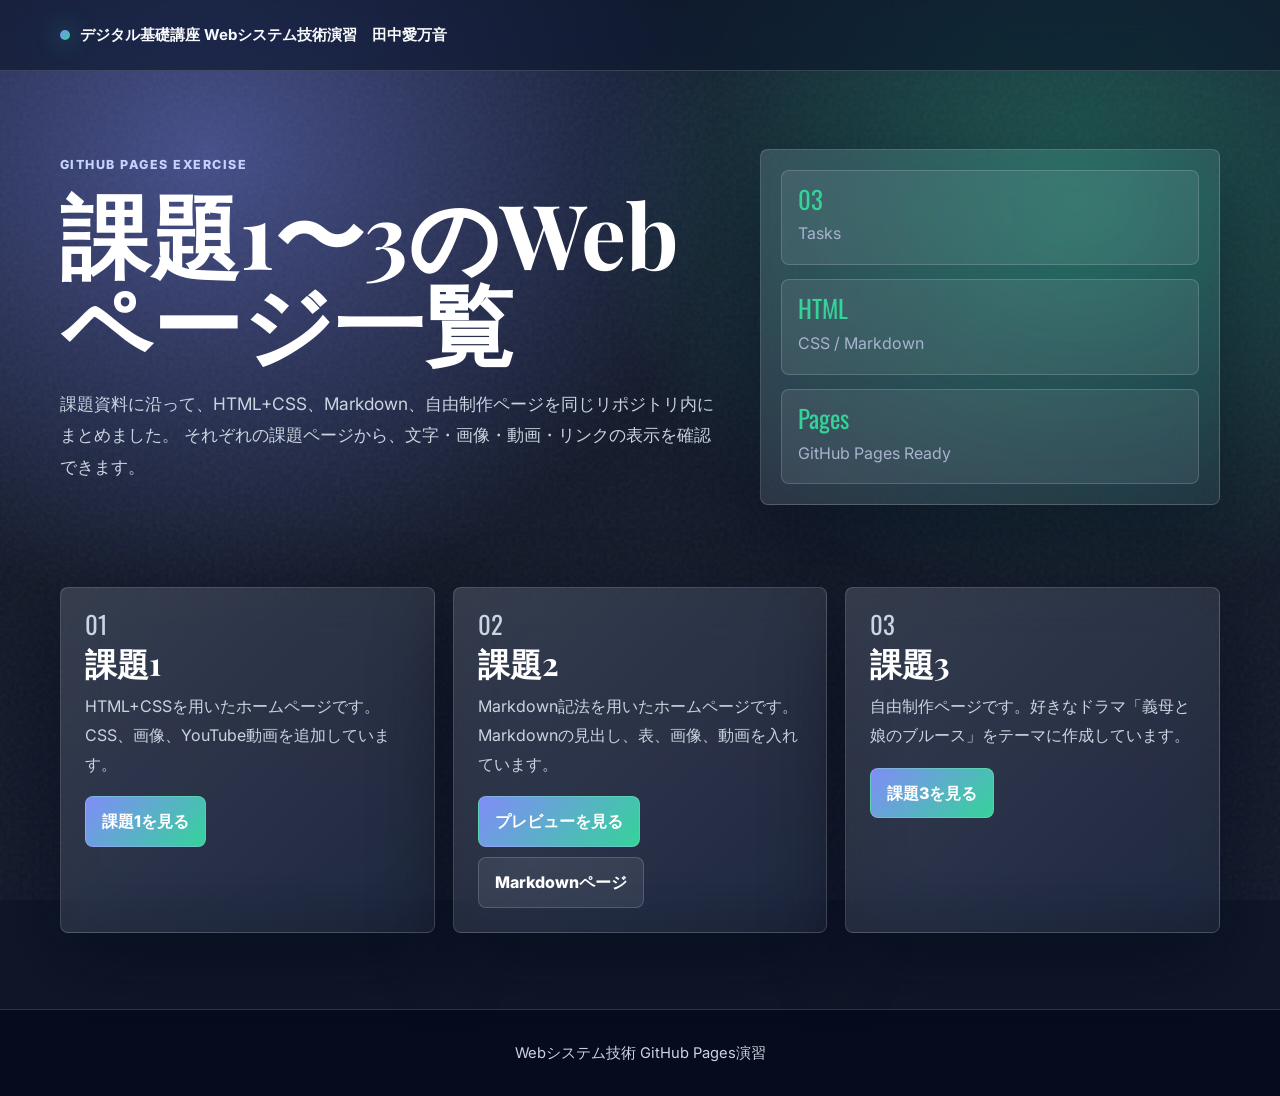
<file: index.html>
<!DOCTYPE html>
<html lang="ja">
<head>
  <meta charset="UTF-8">
  <meta name="viewport" content="width=device-width, initial-scale=1.0">
  <title>Webシステム技術演習 課題一覧</title>
  <link rel="preconnect" href="https://fonts.googleapis.com">
  <link rel="preconnect" href="https://fonts.gstatic.com" crossorigin>
  <link href="https://fonts.googleapis.com/css2?family=Inter:wght@400;500;600;700;800&family=Oswald:wght@500;600&family=Playfair+Display:wght@700;800&display=swap" rel="stylesheet">
  <link rel="stylesheet" href="style.css">
</head>
<body>
  <header class="site-header">
    <nav class="nav" aria-label="サイト情報">
      <a class="brand" href="index.html">デジタル基礎講座 Webシステム技術演習　田中愛万音</a>
    </nav>
  </header>

  <main>
    <section class="hero">
      <div class="hero-text">
        <p class="eyebrow">GitHub Pages Exercise</p>
        <h1>課題1〜3のWebページ一覧</h1>
        <p class="lead">
          課題資料に沿って、HTML+CSS、Markdown、自由制作ページを同じリポジトリ内にまとめました。
          それぞれの課題ページから、文字・画像・動画・リンクの表示を確認できます。
        </p>
      </div>
      <div class="overview-panel" aria-label="演習の概要">
        <div>
          <span class="metric-number">03</span>
          <span>Tasks</span>
        </div>
        <div>
          <span class="metric-number">HTML</span>
          <span>CSS / Markdown</span>
        </div>
        <div>
          <span class="metric-number">Pages</span>
          <span>GitHub Pages Ready</span>
        </div>
      </div>
    </section>

    <section class="task-grid" aria-label="課題ページへのリンク">
      <article class="task-card">
        <p class="card-index">01</p>
        <h2>課題1</h2>
        <p>HTML+CSSを用いたホームページです。CSS、画像、YouTube動画を追加しています。</p>
        <a class="button primary" href="task1/index.html">課題1を見る</a>
      </article>

      <article class="task-card">
        <p class="card-index">02</p>
        <h2>課題2</h2>
        <p>Markdown記法を用いたホームページです。Markdownの見出し、表、画像、動画を入れています。</p>
        <div class="button-row">
          <a class="button primary" href="task2/index.html">プレビューを見る</a>
          <a class="button secondary" href="docs/">Markdownページ</a>
        </div>
      </article>

      <article class="task-card">
        <p class="card-index">03</p>
        <h2>課題3</h2>
        <p>自由制作ページです。好きなドラマ「義母と娘のブルース」をテーマに作成しています。</p>
        <a class="button primary" href="task3/index.html">課題3を見る</a>
      </article>
    </section>
  </main>

  <footer class="footer">
    <p>Webシステム技術 GitHub Pages演習</p>
  </footer>
</body>
</html>
</file>
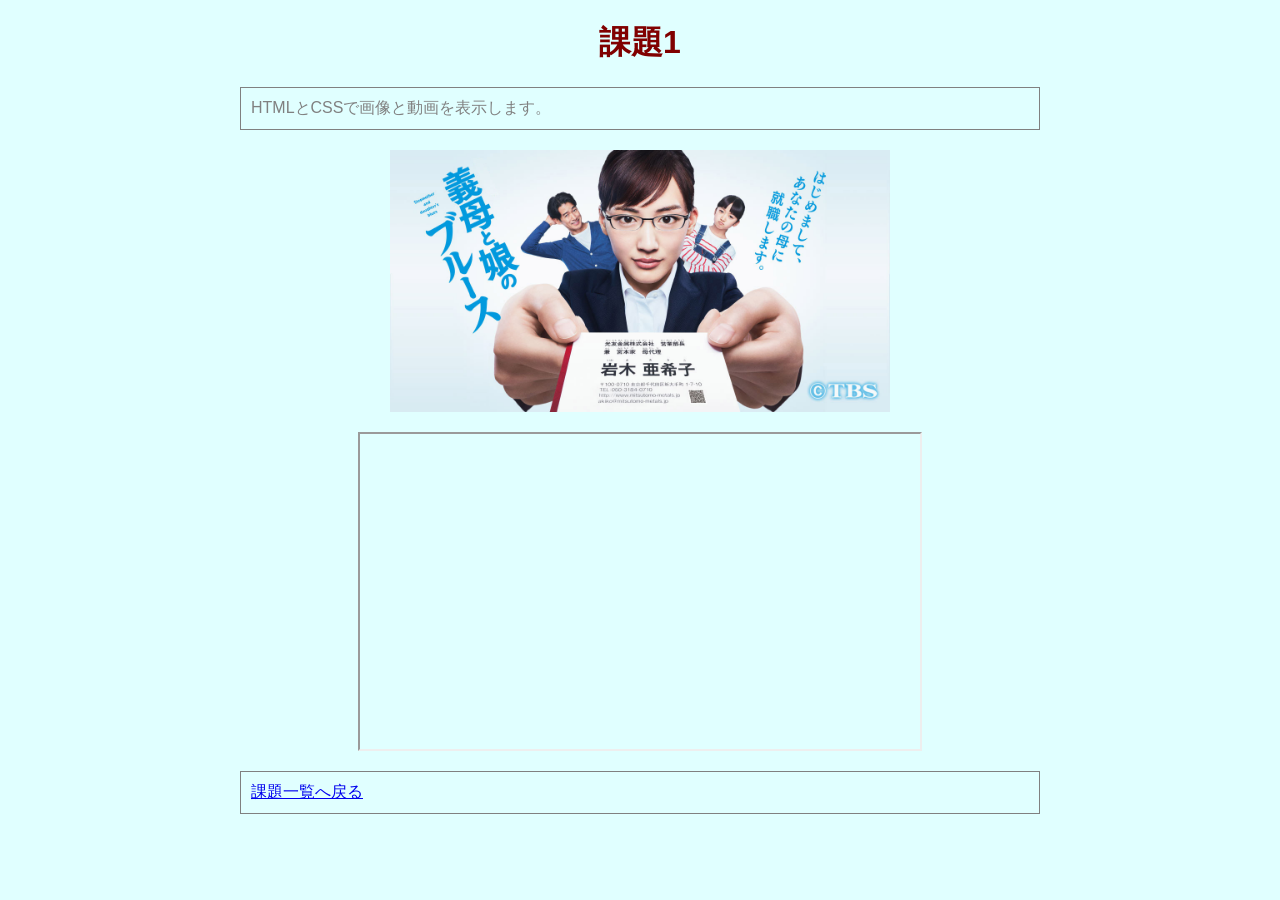
<file: task1/index.html>
<!DOCTYPE html>
<html lang="ja">
<head>
  <meta charset="UTF-8">
  <meta name="viewport" content="width=device-width, initial-scale=1.0">
  <title>課題1 HTML+CSS</title>
  <link href="style.css" rel="stylesheet" type="text/css">
</head>
<body>
  <h1>課題1</h1>
  <p>HTMLとCSSで画像と動画を表示します。</p>

  <img src="assets/gibomusu.jpg" alt="義母と娘のブルースの紹介画像">

  <iframe width="560" height="315" src="https://www.youtube.com/embed/a2WjeohYFS8" title="義母と娘のブルース PV" allowfullscreen></iframe>

  <p><a href="../index.html">課題一覧へ戻る</a></p>
</body>
</html>
</file>
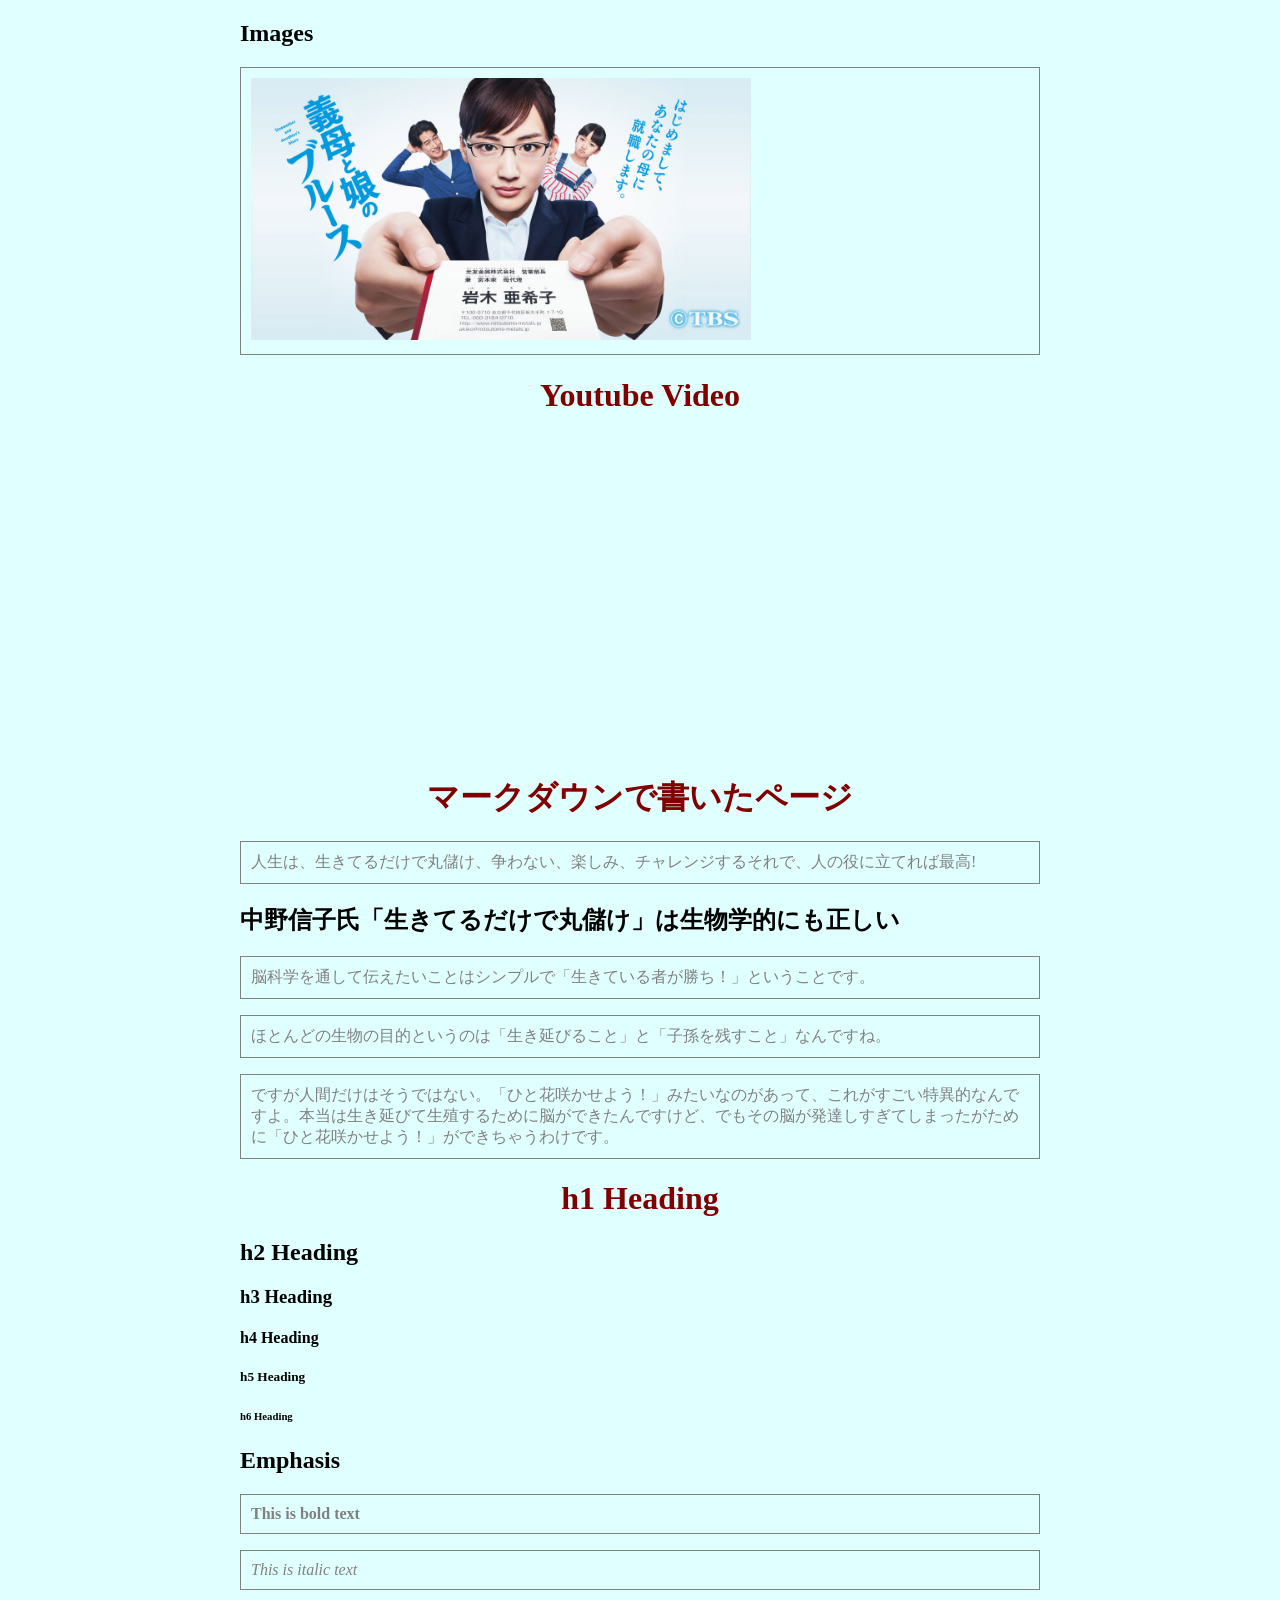
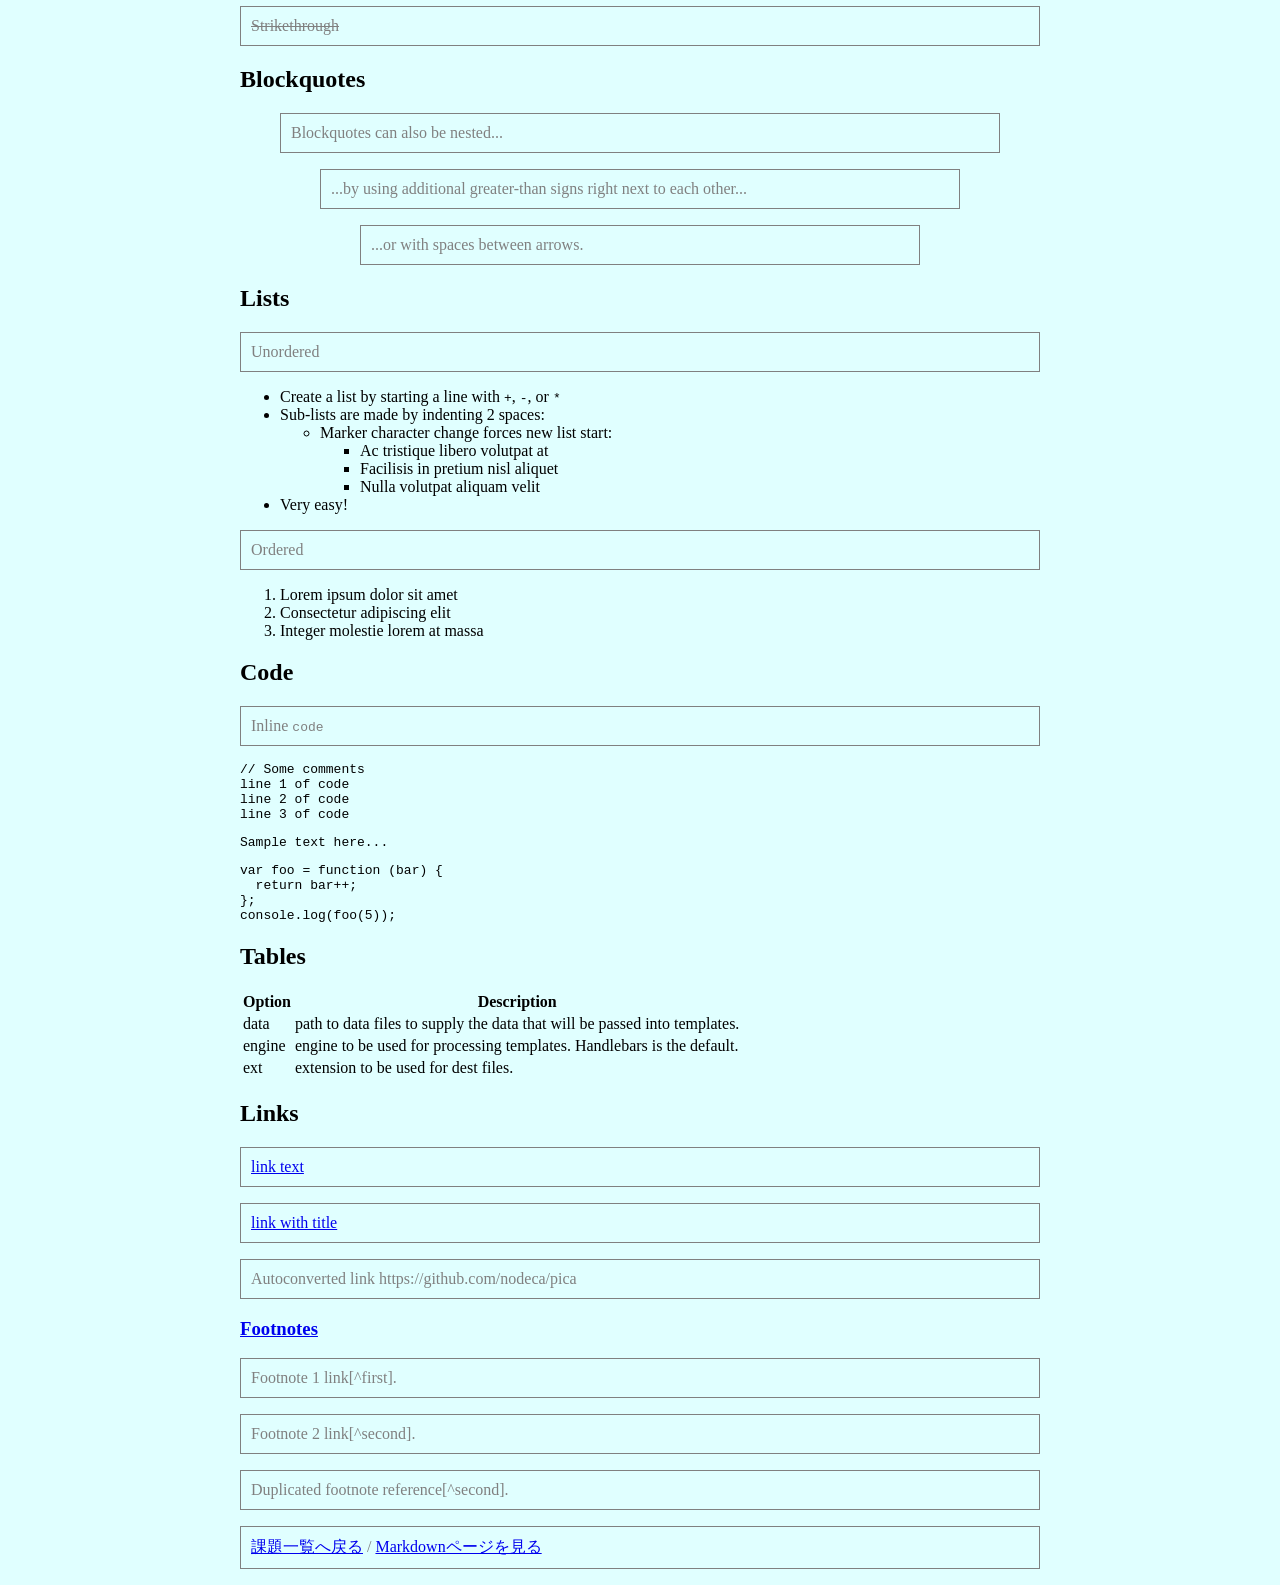
<file: task2/index.html>
<!DOCTYPE html>
<html lang="ja">
<head>
  <meta charset="UTF-8">
  <meta name="viewport" content="width=device-width, initial-scale=1.0">
  <title>課題2 Markdownプレビュー</title>
  <style>
    body {
      background: lightcyan;
      width: 800px;
      margin: auto;
    }

    h1 {
      color: maroon;
      text-align: center;
    }

    p {
      color: gray;
      border: 1px solid gray;
      padding: 10px;
    }
  </style>
</head>
<body>
  <h2>Images</h2>
  <p><img src="assets/gibomusu.jpg" alt="義母と娘のブルースの紹介画像" width="500"></p>

  <h1>Youtube Video</h1>
  <iframe width="560" height="315" src="https://www.youtube.com/embed/XzpKlwETET4" title="YouTube video player" frameborder="0" allow="accelerometer; autoplay; clipboard-write; encrypted-media; gyroscope; picture-in-picture" allowfullscreen></iframe>

  <h1>マークダウンで書いたページ</h1>
  <p>人生は、生きてるだけで丸儲け、争わない、楽しみ、チャレンジするそれで、人の役に立てれば最高!</p>

  <h2>中野信子氏「生きてるだけで丸儲け」は生物学的にも正しい</h2>
  <p>脳科学を通して伝えたいことはシンプルで「生きている者が勝ち！」ということです。</p>
  <p>ほとんどの生物の目的というのは「生き延びること」と「子孫を残すこと」なんですね。</p>
  <p>ですが人間だけはそうではない。「ひと花咲かせよう！」みたいなのがあって、これがすごい特異的なんですよ。本当は生き延びて生殖するために脳ができたんですけど、でもその脳が発達しすぎてしまったがために「ひと花咲かせよう！」ができちゃうわけです。</p>

  <h1>h1 Heading</h1>
  <h2>h2 Heading</h2>
  <h3>h3 Heading</h3>
  <h4>h4 Heading</h4>
  <h5>h5 Heading</h5>
  <h6>h6 Heading</h6>

  <h2>Emphasis</h2>
  <p><strong>This is bold text</strong></p>
  <p><em>This is italic text</em></p>
  <p><del>Strikethrough</del></p>

  <h2>Blockquotes</h2>
  <blockquote>
    <p>Blockquotes can also be nested...</p>
    <blockquote>
      <p>...by using additional greater-than signs right next to each other...</p>
      <blockquote>
        <p>...or with spaces between arrows.</p>
      </blockquote>
    </blockquote>
  </blockquote>

  <h2>Lists</h2>
  <p>Unordered</p>
  <ul>
    <li>Create a list by starting a line with <code>+</code>, <code>-</code>, or <code>*</code></li>
    <li>Sub-lists are made by indenting 2 spaces:
      <ul>
        <li>Marker character change forces new list start:
          <ul>
            <li>Ac tristique libero volutpat at</li>
            <li>Facilisis in pretium nisl aliquet</li>
            <li>Nulla volutpat aliquam velit</li>
          </ul>
        </li>
      </ul>
    </li>
    <li>Very easy!</li>
  </ul>

  <p>Ordered</p>
  <ol>
    <li>Lorem ipsum dolor sit amet</li>
    <li>Consectetur adipiscing elit</li>
    <li>Integer molestie lorem at massa</li>
  </ol>

  <h2>Code</h2>
  <p>Inline <code>code</code></p>
  <pre><code>// Some comments
line 1 of code
line 2 of code
line 3 of code</code></pre>

  <pre><code>Sample text here...</code></pre>

  <pre><code>var foo = function (bar) {
  return bar++;
};
console.log(foo(5));</code></pre>

  <h2>Tables</h2>
  <table>
    <thead>
      <tr><th>Option</th><th>Description</th></tr>
    </thead>
    <tbody>
      <tr><td>data</td><td>path to data files to supply the data that will be passed into templates.</td></tr>
      <tr><td>engine</td><td>engine to be used for processing templates. Handlebars is the default.</td></tr>
      <tr><td>ext</td><td>extension to be used for dest files.</td></tr>
    </tbody>
  </table>

  <h2>Links</h2>
  <p><a href="http://dev.nodeca.com">link text</a></p>
  <p><a href="http://nodeca.github.io/pica/demo/" title="title text!">link with title</a></p>
  <p>Autoconverted link https://github.com/nodeca/pica</p>

  <h3><a href="https://github.com/markdown-it/markdown-it-footnote">Footnotes</a></h3>
  <p>Footnote 1 link[^first].</p>
  <p>Footnote 2 link[^second].</p>
  <p>Duplicated footnote reference[^second].</p>

  <p><a href="../index.html">課題一覧へ戻る</a> / <a href="../docs/">Markdownページを見る</a></p>
</body>
</html>
</file>
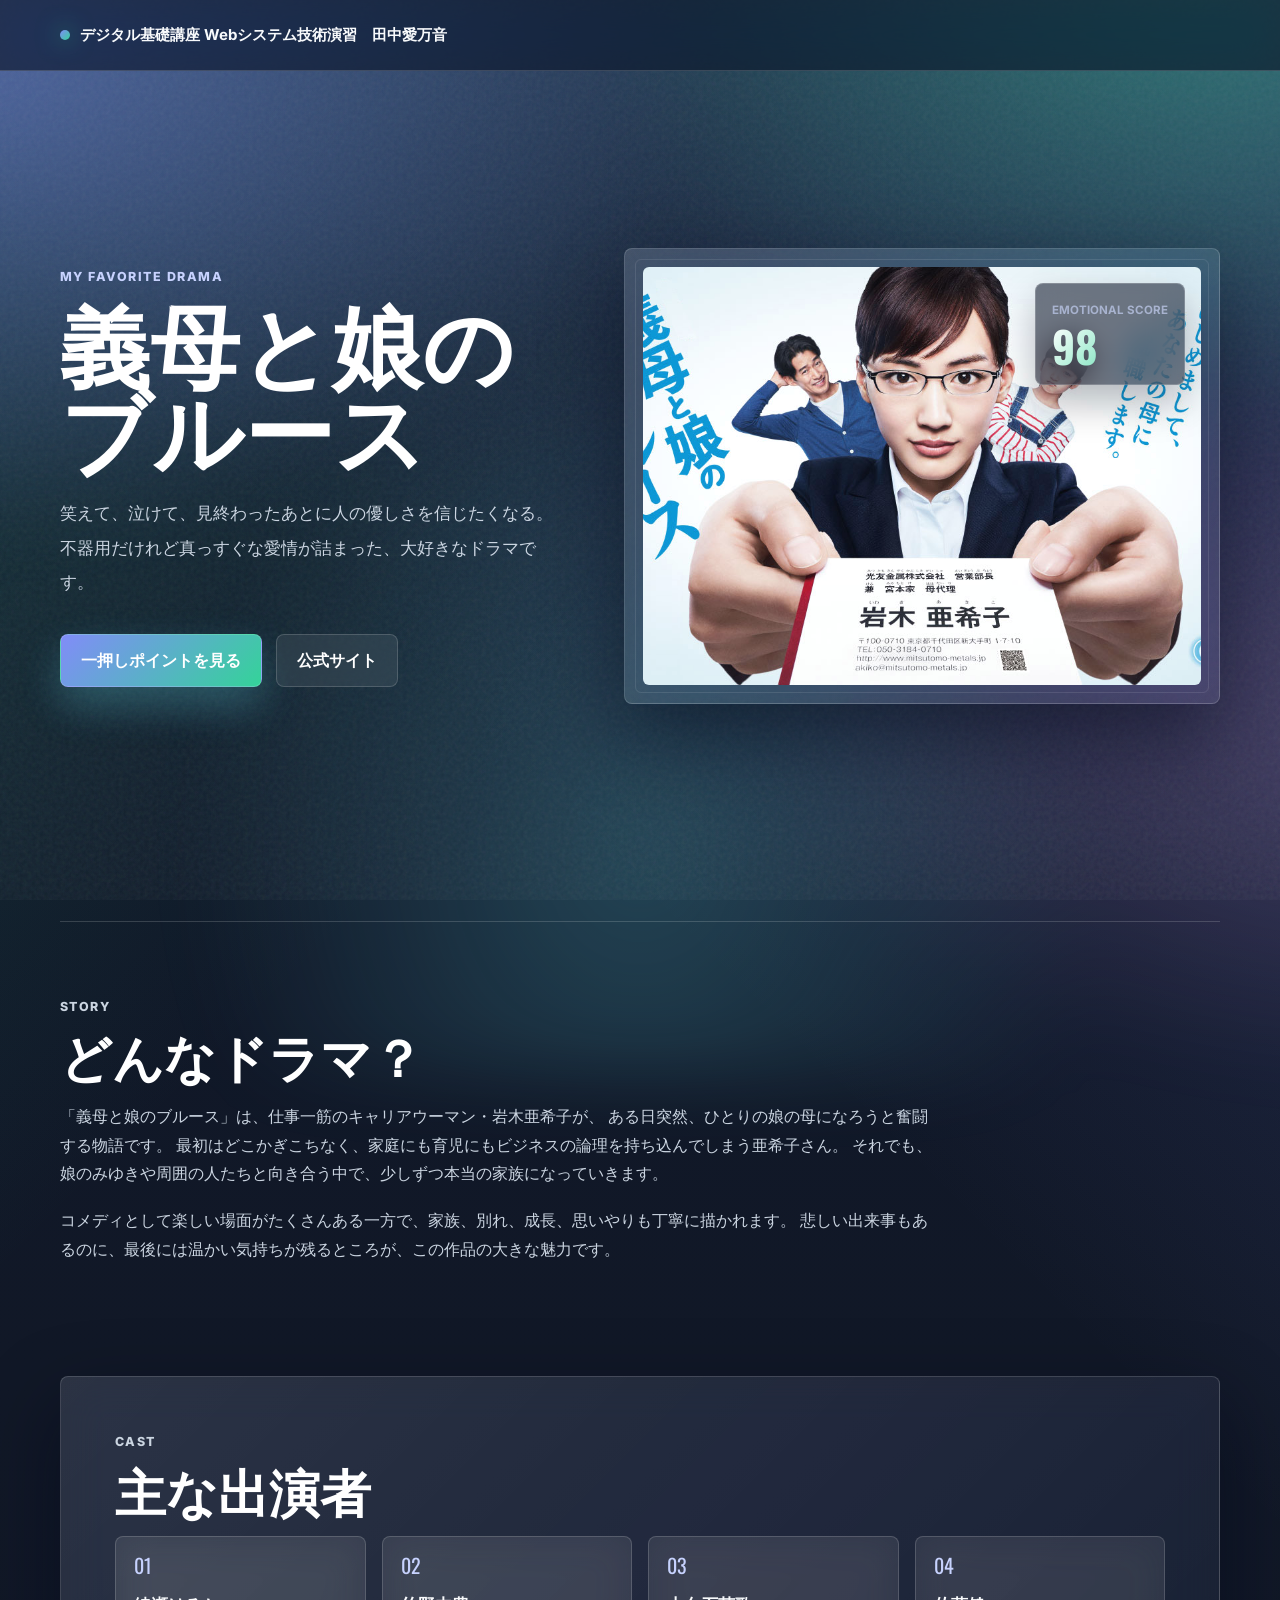
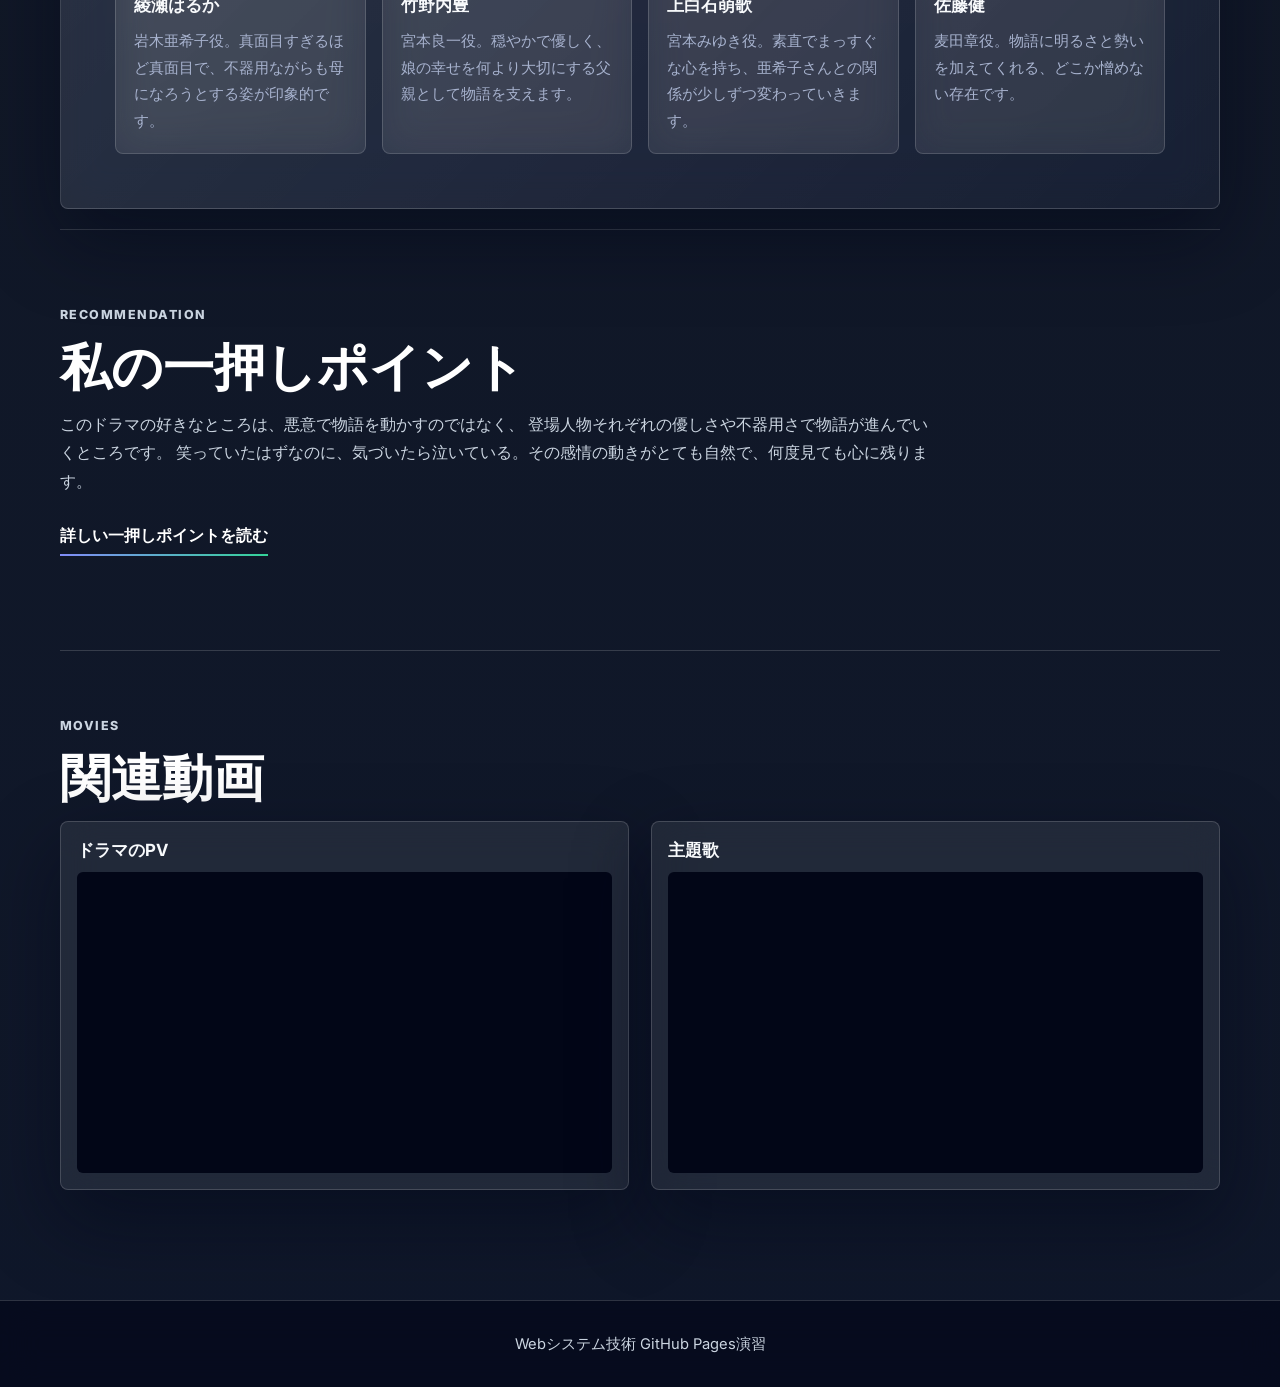
<file: task3/index.html>
<!DOCTYPE html>
<html lang="ja">
<head>
  <meta charset="UTF-8">
  <meta name="viewport" content="width=device-width, initial-scale=1.0">
  <title>好きなドラマ「義母と娘のブルース」</title>
  <link rel="preconnect" href="https://fonts.googleapis.com">
  <link rel="preconnect" href="https://fonts.gstatic.com" crossorigin>
  <link href="https://fonts.googleapis.com/css2?family=Inter:wght@400;500;600;700;800&family=Oswald:wght@500;600&family=Playfair+Display:wght@700;800&display=swap" rel="stylesheet">
  <link rel="stylesheet" href="style.css">
</head>
<body>
  <header class="site-header">
    <nav class="nav" aria-label="ページ内ナビゲーション">
      <a class="brand" href="index.html">デジタル基礎講座 Webシステム技術演習　田中愛万音</a>
    </nav>
  </header>

  <main>
    <section class="hero">
      <div class="hero-text">
        <p class="eyebrow">My Favorite Drama</p>
        <h1>義母と娘のブルース</h1>
        <p class="lead">
          笑えて、泣けて、見終わったあとに人の優しさを信じたくなる。
          不器用だけれど真っすぐな愛情が詰まった、大好きなドラマです。
        </p>
        <div class="hero-actions">
          <a class="button primary" href="detail.html">一押しポイントを見る</a>
          <a class="button secondary" href="https://www.tbs.co.jp/gibomusu_blues/" target="_blank" rel="noopener noreferrer">公式サイト</a>
        </div>
      </div>
      <figure class="hero-image hero-dashboard">
        <img src="assets/gibomusu.jpg" alt="義母と娘のブルースの紹介画像">
        <figcaption class="dashboard-caption">
          <span>Emotional Score</span>
          <strong>98</strong>
        </figcaption>
      </figure>
    </section>

    <section id="story" class="section">
      <p class="section-kicker">Story</p>
      <h2>どんなドラマ？</h2>
      <p>
        「義母と娘のブルース」は、仕事一筋のキャリアウーマン・岩木亜希子が、
        ある日突然、ひとりの娘の母になろうと奮闘する物語です。
        最初はどこかぎこちなく、家庭にも育児にもビジネスの論理を持ち込んでしまう亜希子さん。
        それでも、娘のみゆきや周囲の人たちと向き合う中で、少しずつ本当の家族になっていきます。
      </p>
      <p>
        コメディとして楽しい場面がたくさんある一方で、家族、別れ、成長、思いやりも丁寧に描かれます。
        悲しい出来事もあるのに、最後には温かい気持ちが残るところが、この作品の大きな魅力です。
      </p>
    </section>

    <section id="cast" class="section accent">
      <p class="section-kicker">Cast</p>
      <h2>主な出演者</h2>
      <div class="cast-grid">
        <article>
          <span class="card-index">01</span>
          <h3>綾瀬はるか</h3>
          <p>岩木亜希子役。真面目すぎるほど真面目で、不器用ながらも母になろうとする姿が印象的です。</p>
        </article>
        <article>
          <span class="card-index">02</span>
          <h3>竹野内豊</h3>
          <p>宮本良一役。穏やかで優しく、娘の幸せを何より大切にする父親として物語を支えます。</p>
        </article>
        <article>
          <span class="card-index">03</span>
          <h3>上白石萌歌</h3>
          <p>宮本みゆき役。素直でまっすぐな心を持ち、亜希子さんとの関係が少しずつ変わっていきます。</p>
        </article>
        <article>
          <span class="card-index">04</span>
          <h3>佐藤健</h3>
          <p>麦田章役。物語に明るさと勢いを加えてくれる、どこか憎めない存在です。</p>
        </article>
      </div>
    </section>

    <section class="section">
      <p class="section-kicker">Recommendation</p>
      <h2>私の一押しポイント</h2>
      <p>
        このドラマの好きなところは、悪意で物語を動かすのではなく、
        登場人物それぞれの優しさや不器用さで物語が進んでいくところです。
        笑っていたはずなのに、気づいたら泣いている。その感情の動きがとても自然で、何度見ても心に残ります。
      </p>
      <a class="text-link" href="detail.html">詳しい一押しポイントを読む</a>
    </section>

    <section id="videos" class="section media-section">
      <p class="section-kicker">Movies</p>
      <h2>関連動画</h2>
      <div class="video-grid">
        <div>
          <h3>ドラマのPV</h3>
          <div class="video-frame">
            <iframe src="https://www.youtube.com/embed/a2WjeohYFS8" title="義母と娘のブルース PV" allowfullscreen></iframe>
          </div>
        </div>
        <div>
          <h3>主題歌</h3>
          <div class="video-frame">
            <iframe src="https://www.youtube.com/embed/IX87le_EokM" title="義母と娘のブルース 主題歌" allowfullscreen></iframe>
          </div>
        </div>
      </div>
    </section>
  </main>

  <footer class="footer">
    <p>Webシステム技術 GitHub Pages演習</p>
  </footer>
</body>
</html>
</file>
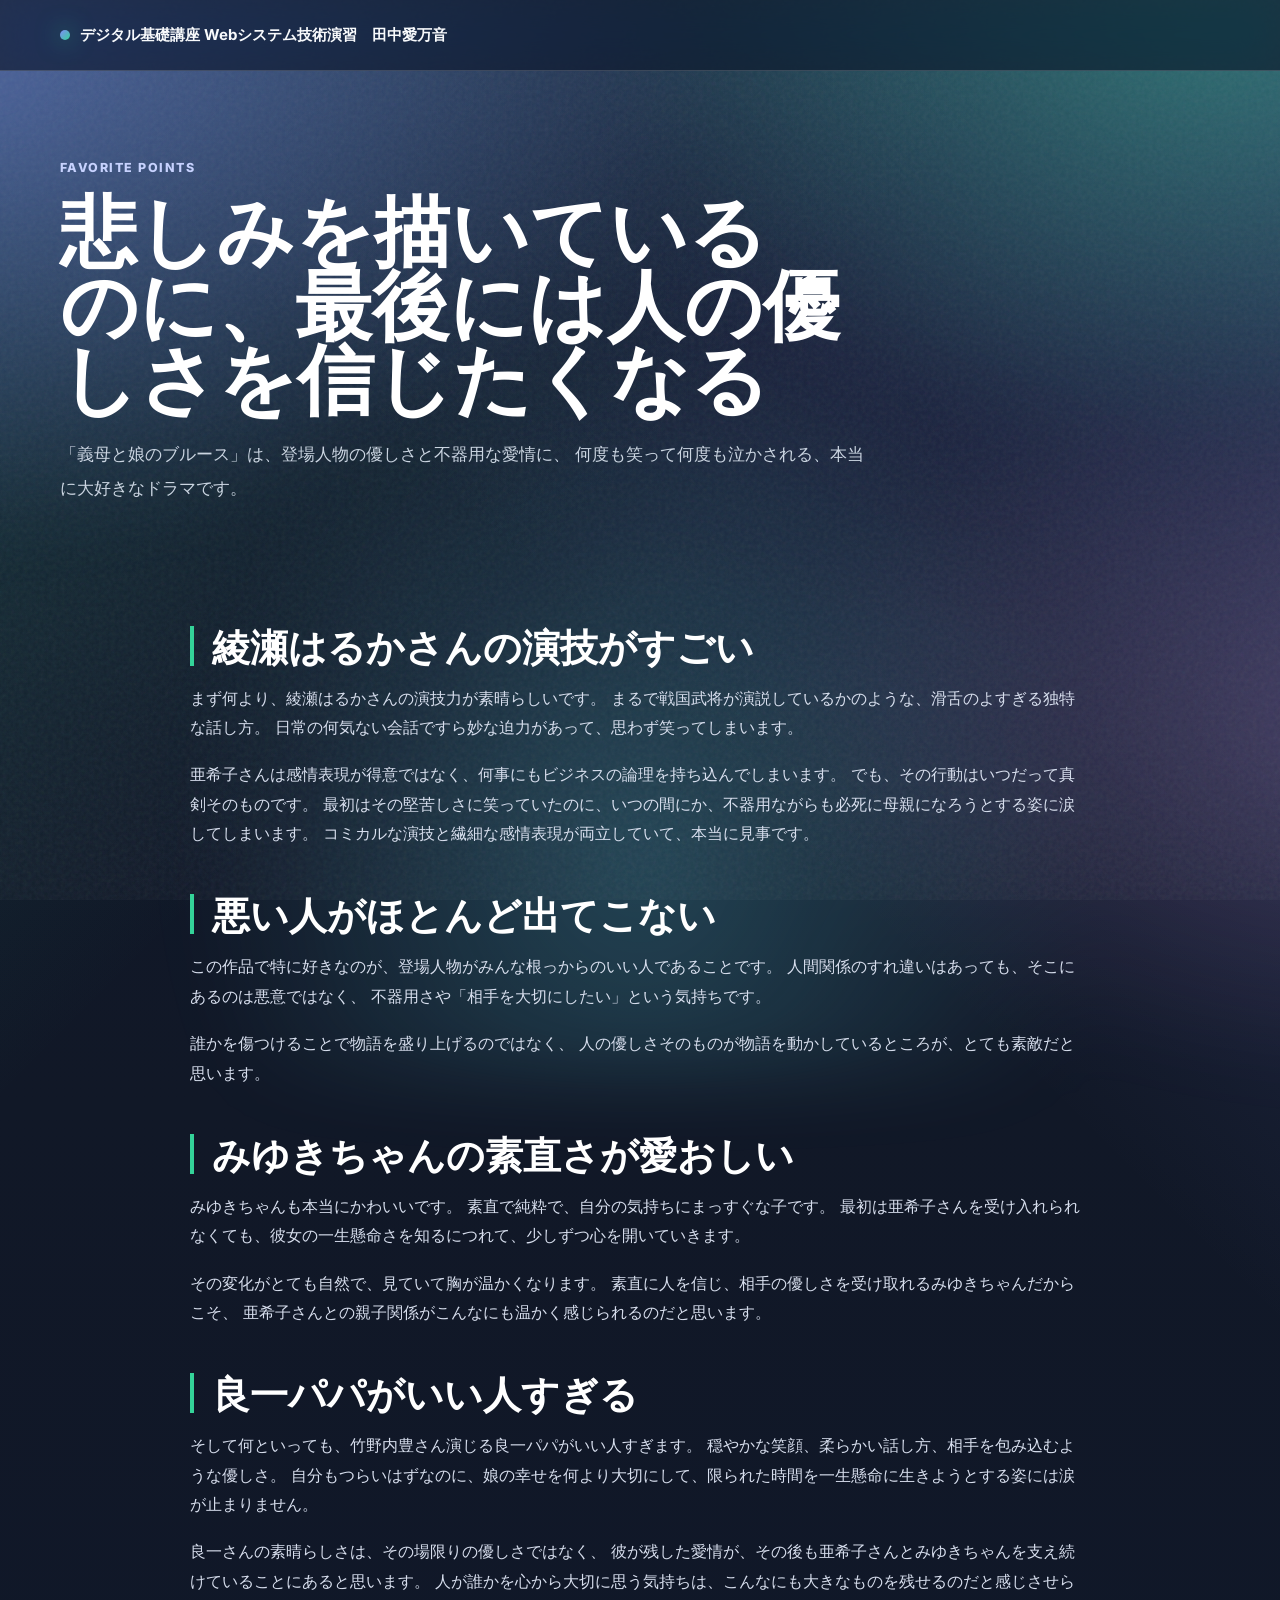
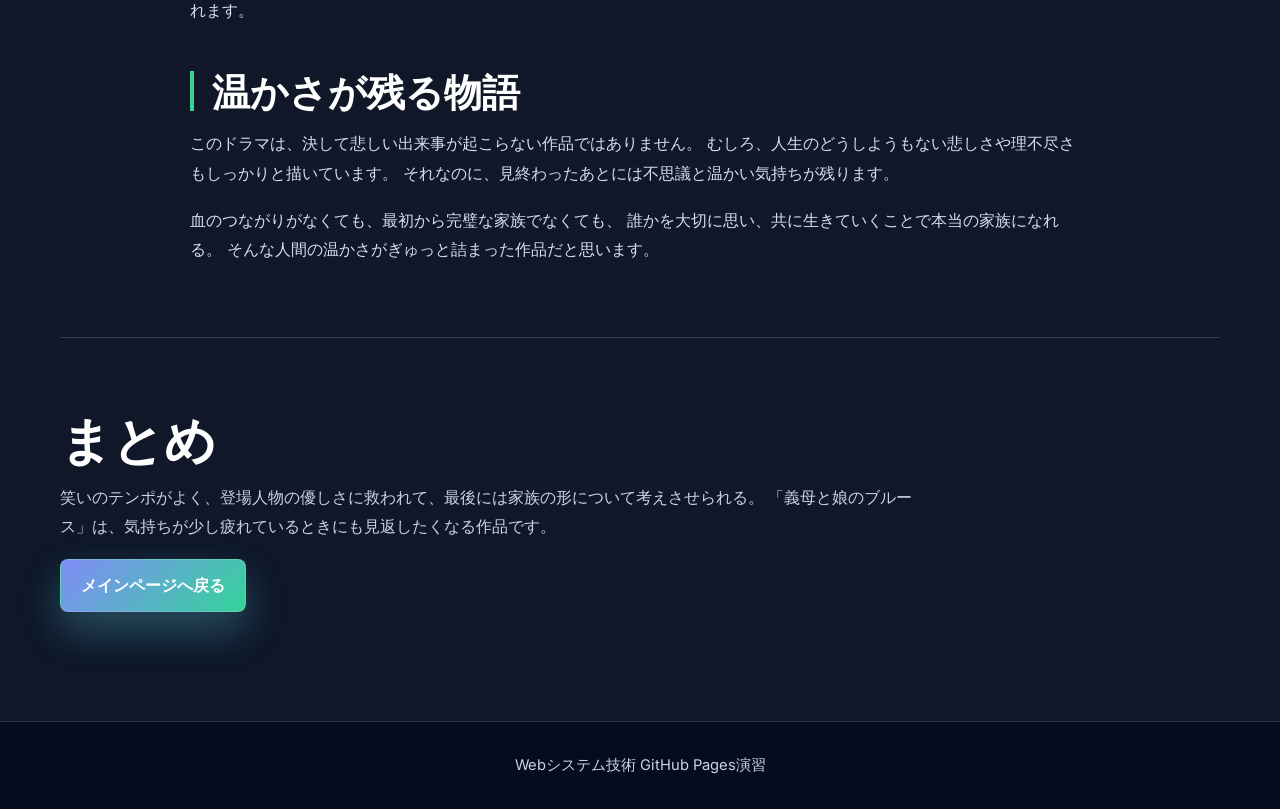
<file: task3/detail.html>
<!DOCTYPE html>
<html lang="ja">
<head>
  <meta charset="UTF-8">
  <meta name="viewport" content="width=device-width, initial-scale=1.0">
  <title>一押しポイント | 義母と娘のブルース</title>
  <link rel="preconnect" href="https://fonts.googleapis.com">
  <link rel="preconnect" href="https://fonts.gstatic.com" crossorigin>
  <link href="https://fonts.googleapis.com/css2?family=Inter:wght@400;500;600;700;800&family=Oswald:wght@500;600&family=Playfair+Display:wght@700;800&display=swap" rel="stylesheet">
  <link rel="stylesheet" href="style.css">
</head>
<body>
  <header class="site-header">
    <nav class="nav" aria-label="ページ内ナビゲーション">
      <a class="brand" href="index.html">デジタル基礎講座 Webシステム技術演習　田中愛万音</a>
    </nav>
  </header>

  <main>
    <section class="page-hero">
      <p class="eyebrow">Favorite Points</p>
      <h1>悲しみを描いているのに、最後には人の優しさを信じたくなる</h1>
      <p class="lead">
        「義母と娘のブルース」は、登場人物の優しさと不器用な愛情に、
        何度も笑って何度も泣かされる、本当に大好きなドラマです。
      </p>
    </section>

    <article class="blog">
      <h2>綾瀬はるかさんの演技がすごい</h2>
      <p>
        まず何より、綾瀬はるかさんの演技力が素晴らしいです。
        まるで戦国武将が演説しているかのような、滑舌のよすぎる独特な話し方。
        日常の何気ない会話ですら妙な迫力があって、思わず笑ってしまいます。
      </p>
      <p>
        亜希子さんは感情表現が得意ではなく、何事にもビジネスの論理を持ち込んでしまいます。
        でも、その行動はいつだって真剣そのものです。
        最初はその堅苦しさに笑っていたのに、いつの間にか、不器用ながらも必死に母親になろうとする姿に涙してしまいます。
        コミカルな演技と繊細な感情表現が両立していて、本当に見事です。
      </p>

      <h2>悪い人がほとんど出てこない</h2>
      <p>
        この作品で特に好きなのが、登場人物がみんな根っからのいい人であることです。
        人間関係のすれ違いはあっても、そこにあるのは悪意ではなく、
        不器用さや「相手を大切にしたい」という気持ちです。
      </p>
      <p>
        誰かを傷つけることで物語を盛り上げるのではなく、
        人の優しさそのものが物語を動かしているところが、とても素敵だと思います。
      </p>

      <h2>みゆきちゃんの素直さが愛おしい</h2>
      <p>
        みゆきちゃんも本当にかわいいです。
        素直で純粋で、自分の気持ちにまっすぐな子です。
        最初は亜希子さんを受け入れられなくても、彼女の一生懸命さを知るにつれて、少しずつ心を開いていきます。
      </p>
      <p>
        その変化がとても自然で、見ていて胸が温かくなります。
        素直に人を信じ、相手の優しさを受け取れるみゆきちゃんだからこそ、
        亜希子さんとの親子関係がこんなにも温かく感じられるのだと思います。
      </p>

      <h2>良一パパがいい人すぎる</h2>
      <p>
        そして何といっても、竹野内豊さん演じる良一パパがいい人すぎます。
        穏やかな笑顔、柔らかい話し方、相手を包み込むような優しさ。
        自分もつらいはずなのに、娘の幸せを何より大切にして、限られた時間を一生懸命に生きようとする姿には涙が止まりません。
      </p>
      <p>
        良一さんの素晴らしさは、その場限りの優しさではなく、
        彼が残した愛情が、その後も亜希子さんとみゆきちゃんを支え続けていることにあると思います。
        人が誰かを心から大切に思う気持ちは、こんなにも大きなものを残せるのだと感じさせられます。
      </p>

      <h2>温かさが残る物語</h2>
      <p>
        このドラマは、決して悲しい出来事が起こらない作品ではありません。
        むしろ、人生のどうしようもない悲しさや理不尽さもしっかりと描いています。
        それなのに、見終わったあとには不思議と温かい気持ちが残ります。
      </p>
      <p>
        血のつながりがなくても、最初から完璧な家族でなくても、
        誰かを大切に思い、共に生きていくことで本当の家族になれる。
        そんな人間の温かさがぎゅっと詰まった作品だと思います。
      </p>
    </article>

    <section class="section closing">
      <h2>まとめ</h2>
      <p>
        笑いのテンポがよく、登場人物の優しさに救われて、最後には家族の形について考えさせられる。
        「義母と娘のブルース」は、気持ちが少し疲れているときにも見返したくなる作品です。
      </p>
      <a class="button primary" href="index.html">メインページへ戻る</a>
    </section>
  </main>

  <footer class="footer">
    <p>Webシステム技術 GitHub Pages演習</p>
  </footer>
</body>
</html>
</file>
<file: style.css>
:root {
  --base: #0f172a;
  --text: #f8fafc;
  --muted: #a8b3cf;
  --line: rgba(255, 255, 255, 0.16);
  --glass-soft: rgba(255, 255, 255, 0.08);
  --indigo: #818cf8;
  --emerald: #34d399;
  --shadow: 0 30px 80px rgba(2, 6, 23, 0.48);
  --radius: 8px;
}

* {
  box-sizing: border-box;
}

body {
  min-height: 100vh;
  margin: 0;
  color: var(--text);
  font-family: "Inter", "Yu Gothic UI", "Yu Gothic", "Meiryo", sans-serif;
  line-height: 1.8;
  background:
    radial-gradient(ellipse at 16% 14%, rgba(129, 140, 248, 0.46), transparent 34%),
    radial-gradient(ellipse at 84% 18%, rgba(52, 211, 153, 0.34), transparent 32%),
    linear-gradient(180deg, #0f172a 0%, #111827 52%, #0f172a 100%);
  overflow-x: hidden;
}

body::after {
  content: "";
  position: fixed;
  inset: 0;
  z-index: -1;
  pointer-events: none;
  opacity: 0.12;
  background-image: url("data:image/svg+xml,%3Csvg viewBox='0 0 240 240' xmlns='http://www.w3.org/2000/svg'%3E%3Cfilter id='n'%3E%3CfeTurbulence type='fractalNoise' baseFrequency='0.9' numOctaves='4' stitchTiles='stitch'/%3E%3C/filter%3E%3Crect width='240' height='240' filter='url(%23n)' opacity='0.55'/%3E%3C/svg%3E");
  mix-blend-mode: screen;
}

a {
  color: inherit;
}

.site-header {
  position: sticky;
  top: 0;
  z-index: 10;
  border-bottom: 1px solid var(--line);
  background: rgba(15, 23, 42, 0.66);
  backdrop-filter: blur(22px) saturate(140%);
}

.nav,
.hero,
.task-grid {
  width: min(1160px, calc(100% - 40px));
  margin: 0 auto;
}

.nav {
  min-height: 70px;
  display: flex;
  align-items: center;
}

.brand {
  color: #f8fafc;
  font-size: 0.94rem;
  font-weight: 700;
  line-height: 1.5;
  text-decoration: none;
}

.brand::before {
  content: "";
  display: inline-block;
  width: 10px;
  height: 10px;
  margin-right: 10px;
  border-radius: 50%;
  background: linear-gradient(135deg, var(--indigo), var(--emerald));
  box-shadow: 0 0 24px rgba(52, 211, 153, 0.75);
}

.hero {
  min-height: 54vh;
  display: grid;
  grid-template-columns: minmax(0, 1fr) minmax(280px, 0.7fr);
  gap: 42px;
  align-items: center;
  padding: 72px 0 46px;
}

.eyebrow {
  margin: 0 0 12px;
  color: #c7d2fe;
  font-size: 0.78rem;
  font-weight: 800;
  letter-spacing: 0.12em;
  text-transform: uppercase;
}

h1,
h2,
p {
  overflow-wrap: anywhere;
}

h1,
h2 {
  font-family: "Playfair Display", Georgia, serif;
  letter-spacing: 0;
}

h1 {
  max-width: 760px;
  margin: 0;
  color: #ffffff;
  font-size: clamp(3rem, 7vw, 6rem);
  line-height: 0.98;
}

h2 {
  margin: 0 0 12px;
  color: #ffffff;
  font-size: 2rem;
  line-height: 1.1;
}

p {
  margin: 0 0 18px;
}

.lead {
  max-width: 720px;
  margin-top: 24px;
  color: #cbd5e1;
  font-size: 1.08rem;
}

.overview-panel,
.task-card {
  border: 1px solid var(--line);
  border-radius: var(--radius);
  background: linear-gradient(135deg, rgba(255, 255, 255, 0.14), rgba(255, 255, 255, 0.05));
  box-shadow: var(--shadow);
  backdrop-filter: blur(22px) saturate(142%);
}

.overview-panel {
  display: grid;
  gap: 14px;
  padding: 20px;
}

.overview-panel div {
  padding: 16px;
  border: 1px solid var(--line);
  border-radius: var(--radius);
  background: var(--glass-soft);
}

.metric-number,
.card-index {
  display: block;
  margin: 0 0 8px;
  color: var(--emerald);
  font-family: "Oswald", sans-serif;
  font-size: 1.55rem;
  line-height: 1;
}

.overview-panel span:last-child {
  color: var(--muted);
}

.task-grid {
  display: grid;
  grid-template-columns: repeat(3, minmax(0, 1fr));
  gap: 18px;
  padding: 30px 0 76px;
}

.task-card {
  min-width: 0;
  padding: 24px;
  transition: transform 0.3s ease, border-color 0.3s ease, background 0.3s ease;
}

.task-card:hover {
  transform: translateY(-8px);
  border-color: rgba(52, 211, 153, 0.44);
  background: rgba(255, 255, 255, 0.11);
}

.task-card p {
  color: #cbd5e1;
}

.button-row {
  display: flex;
  flex-wrap: wrap;
  gap: 10px;
}

.button {
  display: inline-flex;
  min-height: 46px;
  align-items: center;
  justify-content: center;
  padding: 10px 16px;
  border: 1px solid var(--line);
  border-radius: var(--radius);
  color: #ffffff;
  font-weight: 800;
  text-decoration: none;
  transition: transform 0.3s ease, border-color 0.3s ease, background 0.3s ease, box-shadow 0.3s ease;
}

.button:hover {
  transform: scale(1.05);
}

.button:active {
  transform: scale(0.95);
}

.button.primary {
  background: linear-gradient(135deg, var(--indigo), var(--emerald));
}

.button.secondary {
  background: rgba(255, 255, 255, 0.08);
}

.footer {
  padding: 30px 16px;
  color: #cbd5e1;
  background: rgba(2, 6, 23, 0.62);
  border-top: 1px solid var(--line);
  text-align: center;
  backdrop-filter: blur(18px);
}

.footer p {
  margin: 0;
  font-size: 0.92rem;
}

@media (max-width: 900px) {
  .hero,
  .task-grid {
    grid-template-columns: 1fr;
  }
}

@media (max-width: 560px) {
  .nav,
  .hero,
  .task-grid {
    width: min(100% - 24px, 1160px);
  }

  .button {
    width: 100%;
  }
}
</file>
<file: task1/style.css>
body {
  width: 800px;
  margin: auto;
  background: lightcyan;
  font-family: "Yu Gothic UI", "Yu Gothic", "Meiryo", sans-serif;
}

h1 {
  color: maroon;
  text-align: center;
}

p {
  color: gray;
  border: 1px solid gray;
  padding: 10px;
}

img {
  display: block;
  width: 500px;
  height: auto;
  margin: 20px auto;
}

iframe {
  display: block;
  margin: 20px auto;
}
</file>
<file: task3/style.css>
:root {
  --base: #0f172a;
  --text: #f8fafc;
  --muted: #a8b3cf;
  --line: rgba(255, 255, 255, 0.16);
  --glass: rgba(15, 23, 42, 0.58);
  --glass-soft: rgba(255, 255, 255, 0.08);
  --indigo: #818cf8;
  --emerald: #34d399;
  --aqua: #67e8f9;
  --rose: #f0abfc;
  --shadow: 0 30px 80px rgba(2, 6, 23, 0.48);
  --radius: 8px;
}

* {
  box-sizing: border-box;
}

html {
  scroll-behavior: smooth;
}

body {
  min-height: 100vh;
  margin: 0;
  color: var(--text);
  font-family: "Inter", "Yu Gothic UI", "Yu Gothic", "Meiryo", sans-serif;
  line-height: 1.8;
  background:
    linear-gradient(135deg, rgba(52, 211, 153, 0.18), transparent 30%),
    linear-gradient(225deg, rgba(129, 140, 248, 0.24), transparent 36%),
    linear-gradient(180deg, #0f172a 0%, #111827 46%, #0f172a 100%);
  overflow-x: hidden;
}

body::before {
  content: "";
  position: fixed;
  inset: -20%;
  z-index: -2;
  background:
    radial-gradient(ellipse at 12% 18%, rgba(129, 140, 248, 0.52), transparent 34%),
    radial-gradient(ellipse at 82% 12%, rgba(52, 211, 153, 0.42), transparent 30%),
    radial-gradient(ellipse at 50% 82%, rgba(103, 232, 249, 0.22), transparent 36%),
    radial-gradient(ellipse at 92% 72%, rgba(240, 171, 252, 0.18), transparent 28%);
  filter: blur(36px);
  animation: aurora-shift 18s ease-in-out infinite alternate;
}

body::after {
  content: "";
  position: fixed;
  inset: 0;
  z-index: -1;
  pointer-events: none;
  opacity: 0.13;
  background-image:
    url("data:image/svg+xml,%3Csvg viewBox='0 0 240 240' xmlns='http://www.w3.org/2000/svg'%3E%3Cfilter id='n'%3E%3CfeTurbulence type='fractalNoise' baseFrequency='0.9' numOctaves='4' stitchTiles='stitch'/%3E%3C/filter%3E%3Crect width='240' height='240' filter='url(%23n)' opacity='0.55'/%3E%3C/svg%3E");
  mix-blend-mode: screen;
}

img {
  display: block;
  max-width: 100%;
}

a {
  color: inherit;
}

.site-header {
  position: sticky;
  top: 0;
  z-index: 10;
  border-bottom: 1px solid var(--line);
  background: rgba(15, 23, 42, 0.66);
  backdrop-filter: blur(22px) saturate(140%);
}

.nav {
  width: min(1160px, calc(100% - 40px));
  min-height: 70px;
  margin: 0 auto;
  display: flex;
  align-items: center;
  justify-content: space-between;
  gap: 20px;
}

.brand {
  color: #f8fafc;
  font-size: 0.94rem;
  font-weight: 700;
  line-height: 1.5;
  text-decoration: none;
}

.brand::before {
  content: "";
  display: inline-block;
  width: 10px;
  height: 10px;
  margin-right: 10px;
  border-radius: 50%;
  background: linear-gradient(135deg, var(--indigo), var(--emerald));
  box-shadow: 0 0 24px rgba(52, 211, 153, 0.75);
}

.nav-links {
  display: flex;
  align-items: center;
  justify-content: flex-end;
  gap: 18px;
  font-size: 0.95rem;
}

.nav-links a {
  color: var(--muted);
  text-decoration: none;
  transition: color 0.3s ease;
}

.nav-links a:hover {
  color: #ffffff;
}

.hero,
.page-hero,
.section,
.blog {
  width: min(1160px, calc(100% - 40px));
  margin: 0 auto;
}

.hero {
  min-height: calc(100vh - 70px);
  display: grid;
  grid-template-columns: minmax(0, 0.92fr) minmax(340px, 1.08fr);
  gap: 56px;
  align-items: center;
  padding: 66px 0 86px;
}

.hero-text,
.hero-dashboard,
.section,
.blog,
.page-hero {
  animation: float-in 0.9s ease both;
}

@supports (animation-timeline: view()) {
  .hero-text,
  .hero-dashboard,
  .section,
  .blog,
  .page-hero {
    animation-timeline: view();
    animation-range: entry 0% cover 28%;
  }
}

.hero-text {
  min-width: 0;
}

.eyebrow,
.section-kicker {
  margin: 0 0 12px;
  color: #c7d2fe;
  font-size: 0.78rem;
  font-weight: 800;
  letter-spacing: 0.12em;
  text-transform: uppercase;
}

h1,
h2,
h3,
p {
  overflow-wrap: anywhere;
}

h1,
h2 {
  font-family: "Playfair Display", Georgia, serif;
  letter-spacing: 0;
}

h1 {
  max-width: 780px;
  margin: 0;
  color: #ffffff;
  font-size: clamp(3rem, 7vw, 6.4rem);
  line-height: 0.96;
  text-wrap: balance;
}

h2 {
  margin: 0 0 18px;
  color: #ffffff;
  font-size: clamp(2rem, 4vw, 3.35rem);
  line-height: 1.04;
  text-wrap: balance;
}

h3 {
  margin: 0 0 10px;
  color: #f8fafc;
  font-size: 1.05rem;
  line-height: 1.45;
  letter-spacing: 0;
}

p {
  margin: 0 0 18px;
}

.lead {
  max-width: 640px;
  margin-top: 24px;
  color: #cbd5e1;
  font-size: 1.08rem;
  line-height: 2;
}

.hero-actions {
  display: flex;
  flex-wrap: wrap;
  gap: 14px;
  margin-top: 34px;
}

.button {
  display: inline-flex;
  min-height: 48px;
  align-items: center;
  justify-content: center;
  padding: 11px 20px;
  border: 1px solid var(--line);
  border-radius: var(--radius);
  color: #ffffff;
  font-weight: 800;
  text-decoration: none;
  transition: transform 0.3s ease, border-color 0.3s ease, background 0.3s ease, box-shadow 0.3s ease;
  will-change: transform;
}

.button:hover {
  transform: scale(1.05);
}

.button:active {
  transform: scale(0.95);
}

.button.primary {
  background: linear-gradient(135deg, var(--indigo), var(--emerald));
  box-shadow: 0 18px 44px rgba(52, 211, 153, 0.22), 0 18px 42px rgba(129, 140, 248, 0.18);
}

.button.primary:hover {
  box-shadow: 0 24px 64px rgba(52, 211, 153, 0.30), 0 22px 54px rgba(129, 140, 248, 0.26);
}

.button.secondary {
  background: rgba(255, 255, 255, 0.08);
  backdrop-filter: blur(16px);
}

.button.secondary:hover {
  border-color: rgba(129, 140, 248, 0.62);
  background: rgba(255, 255, 255, 0.14);
}

.hero-image {
  margin: 0;
}

.hero-dashboard {
  position: relative;
  padding: 18px;
  border: 1px solid var(--line);
  border-radius: var(--radius);
  background: linear-gradient(135deg, rgba(255, 255, 255, 0.16), rgba(255, 255, 255, 0.06));
  box-shadow: var(--shadow);
  backdrop-filter: blur(22px) saturate(142%);
}

.hero-dashboard::before {
  content: "";
  position: absolute;
  inset: 10px;
  border: 1px solid rgba(255, 255, 255, 0.10);
  border-radius: 6px;
  pointer-events: none;
}

.hero-image img {
  width: 100%;
  aspect-ratio: 4 / 3;
  object-fit: cover;
  border-radius: 6px;
  filter: saturate(0.88) contrast(1.04);
}

.dashboard-caption {
  position: absolute;
  top: 34px;
  right: 34px;
  display: grid;
  gap: 4px;
  min-width: 142px;
  padding: 16px;
  border: 1px solid rgba(255, 255, 255, 0.18);
  border-radius: var(--radius);
  color: #ffffff;
  background: rgba(15, 23, 42, 0.58);
  box-shadow: 0 18px 38px rgba(2, 6, 23, 0.28);
  backdrop-filter: blur(16px);
}

.dashboard-caption span {
  color: var(--muted);
  font-size: 0.72rem;
  font-weight: 700;
  text-transform: uppercase;
}

.dashboard-caption strong {
  font-family: "Oswald", sans-serif;
  font-size: 2.7rem;
  line-height: 1;
  background: linear-gradient(135deg, #ffffff, var(--emerald));
  -webkit-background-clip: text;
  background-clip: text;
  color: transparent;
}

.dashboard-metrics {
  display: grid;
  grid-template-columns: repeat(3, minmax(0, 1fr));
  gap: 12px;
  margin-top: 14px;
}

.dashboard-metrics div,
.cast-grid article {
  border: 1px solid var(--line);
  border-radius: var(--radius);
  background: var(--glass-soft);
  backdrop-filter: blur(18px);
  transition: transform 0.3s ease, border-color 0.3s ease, background 0.3s ease;
}

.dashboard-metrics div {
  min-width: 0;
  padding: 14px;
  color: #dbeafe;
}

.dashboard-metrics div:hover,
.cast-grid article:hover {
  transform: translateY(-6px);
  border-color: rgba(52, 211, 153, 0.42);
  background: rgba(255, 255, 255, 0.12);
}

.metric-number,
.card-index {
  display: block;
  font-family: "Oswald", sans-serif;
  color: var(--emerald);
  font-size: 1.25rem;
  line-height: 1;
}

.section {
  margin-top: 20px;
  padding: 74px 0;
  border-top: 1px solid var(--line);
}

.section p {
  max-width: 880px;
  color: #cbd5e1;
}

.accent {
  width: min(1160px, calc(100% - 40px));
  padding: 54px;
  border: 1px solid var(--line);
  border-radius: var(--radius);
  background:
    linear-gradient(135deg, rgba(255, 255, 255, 0.12), rgba(255, 255, 255, 0.04)),
    rgba(15, 23, 42, 0.42);
  box-shadow: var(--shadow);
  backdrop-filter: blur(22px) saturate(150%);
}

.cast-grid {
  display: grid;
  grid-template-columns: repeat(4, minmax(0, 1fr));
  gap: 16px;
}

.cast-grid article {
  min-width: 0;
  padding: 18px;
}

.cast-grid p {
  margin: 0;
  color: var(--muted);
  font-size: 0.93rem;
}

.card-index {
  margin-bottom: 18px;
  color: #c7d2fe;
}

.text-link {
  position: relative;
  display: inline-flex;
  align-items: center;
  min-height: 42px;
  color: #ffffff;
  font-weight: 800;
  text-decoration: none;
}

.text-link::after {
  content: "";
  position: absolute;
  left: 0;
  right: 0;
  bottom: 0;
  height: 2px;
  background: linear-gradient(90deg, var(--indigo), var(--emerald));
  transform-origin: left;
  transition: transform 0.3s ease;
}

.text-link:hover::after {
  transform: scaleX(0.72);
}

.page-hero {
  padding: 86px 0 44px;
}

.page-hero h1 {
  max-width: 1040px;
  font-size: clamp(2.65rem, 6vw, 5.5rem);
}

.page-hero .lead {
  max-width: 820px;
}

.blog {
  max-width: 900px;
  padding: 12px 0 34px;
}

.blog h2 {
  margin-top: 46px;
  padding-left: 18px;
  border-left: 4px solid var(--emerald);
  font-size: clamp(1.8rem, 3vw, 2.45rem);
}

.blog p {
  color: #d7deed;
  font-size: 1.02rem;
}

.media-section {
  padding-top: 64px;
}

.video-grid {
  display: grid;
  grid-template-columns: repeat(2, minmax(0, 1fr));
  gap: 22px;
}

.video-grid > div {
  padding: 16px;
  border: 1px solid var(--line);
  border-radius: var(--radius);
  background: rgba(255, 255, 255, 0.08);
  box-shadow: var(--shadow);
  backdrop-filter: blur(18px);
}

.video-frame {
  position: relative;
  overflow: hidden;
  width: 100%;
  aspect-ratio: 16 / 9;
  border-radius: 6px;
  background: #020617;
}

.video-frame iframe {
  position: absolute;
  inset: 0;
  width: 100%;
  height: 100%;
  border: 0;
}

.closing {
  text-align: left;
}

.footer {
  margin-top: 36px;
  padding: 30px 16px;
  color: #cbd5e1;
  background: rgba(2, 6, 23, 0.62);
  border-top: 1px solid var(--line);
  text-align: center;
  backdrop-filter: blur(18px);
}

.footer p {
  margin: 0;
  font-size: 0.92rem;
}

@keyframes aurora-shift {
  0% {
    transform: translate3d(-1.5%, -1%, 0) rotate(0deg) scale(1);
  }
  100% {
    transform: translate3d(1.5%, 1%, 0) rotate(2deg) scale(1.04);
  }
}

@keyframes float-in {
  from {
    opacity: 0;
    transform: translateY(36px) scale(0.985);
  }
  to {
    opacity: 1;
    transform: translateY(0) scale(1);
  }
}

@media (max-width: 900px) {
  .nav {
    min-height: auto;
    padding: 16px 0;
    align-items: flex-start;
    flex-direction: column;
  }

  .nav-links {
    width: 100%;
    justify-content: flex-start;
    flex-wrap: wrap;
    gap: 10px 16px;
  }

  .hero {
    min-height: auto;
    grid-template-columns: 1fr;
    padding-top: 48px;
  }

  .accent {
    padding: 34px;
  }

  .cast-grid {
    grid-template-columns: repeat(2, minmax(0, 1fr));
  }

  .video-grid {
    grid-template-columns: 1fr;
  }
}

@media (max-width: 560px) {
  .hero,
  .page-hero,
  .section,
  .blog,
  .accent {
    width: min(100% - 24px, 1160px);
  }

  .nav {
    width: min(100% - 24px, 1160px);
  }

  .hero {
    gap: 32px;
  }

  .lead,
  .blog p {
    font-size: 0.98rem;
  }

  .button {
    width: 100%;
  }

  .dashboard-caption {
    position: static;
    margin-top: 12px;
  }

  .dashboard-metrics,
  .cast-grid {
    grid-template-columns: 1fr;
  }
}

@media (prefers-reduced-motion: reduce) {
  *,
  *::before,
  *::after {
    scroll-behavior: auto !important;
    animation-duration: 0.01ms !important;
    animation-iteration-count: 1 !important;
    transition-duration: 0.01ms !important;
  }
}
</file>
